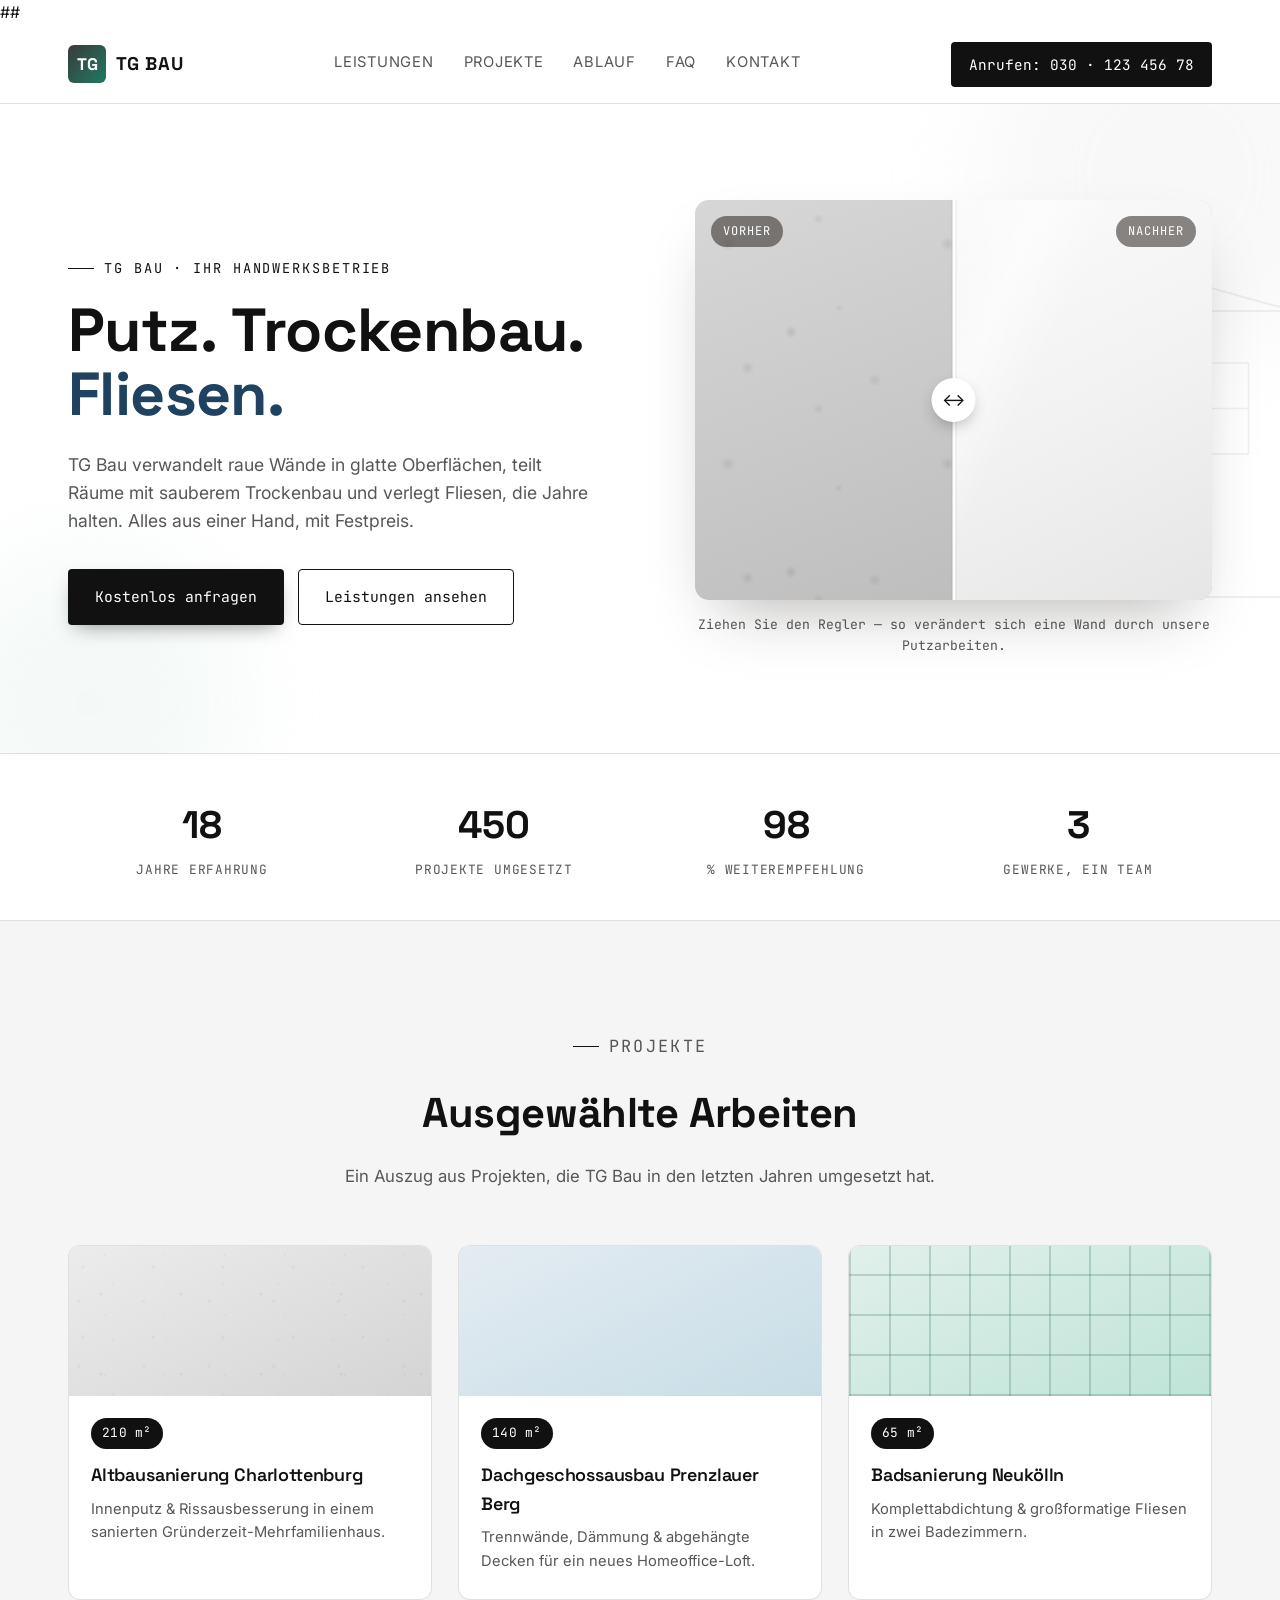
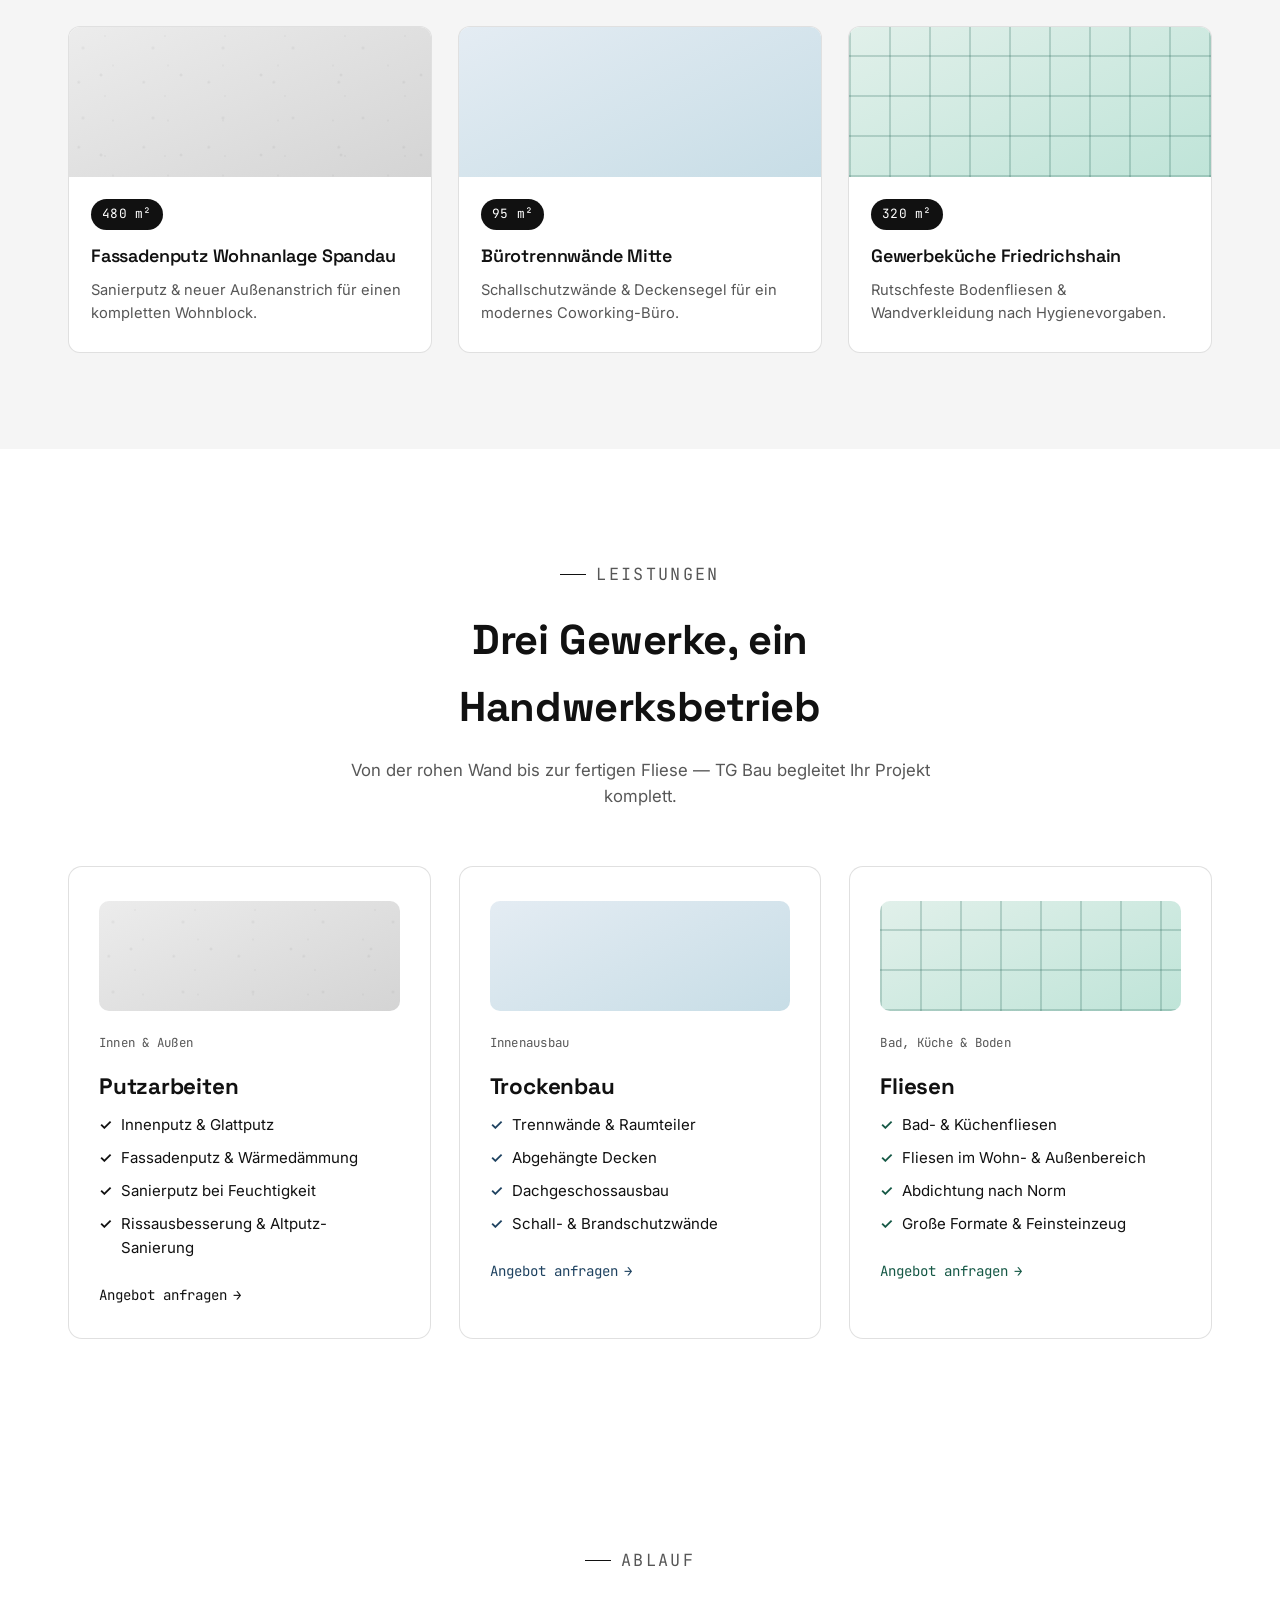
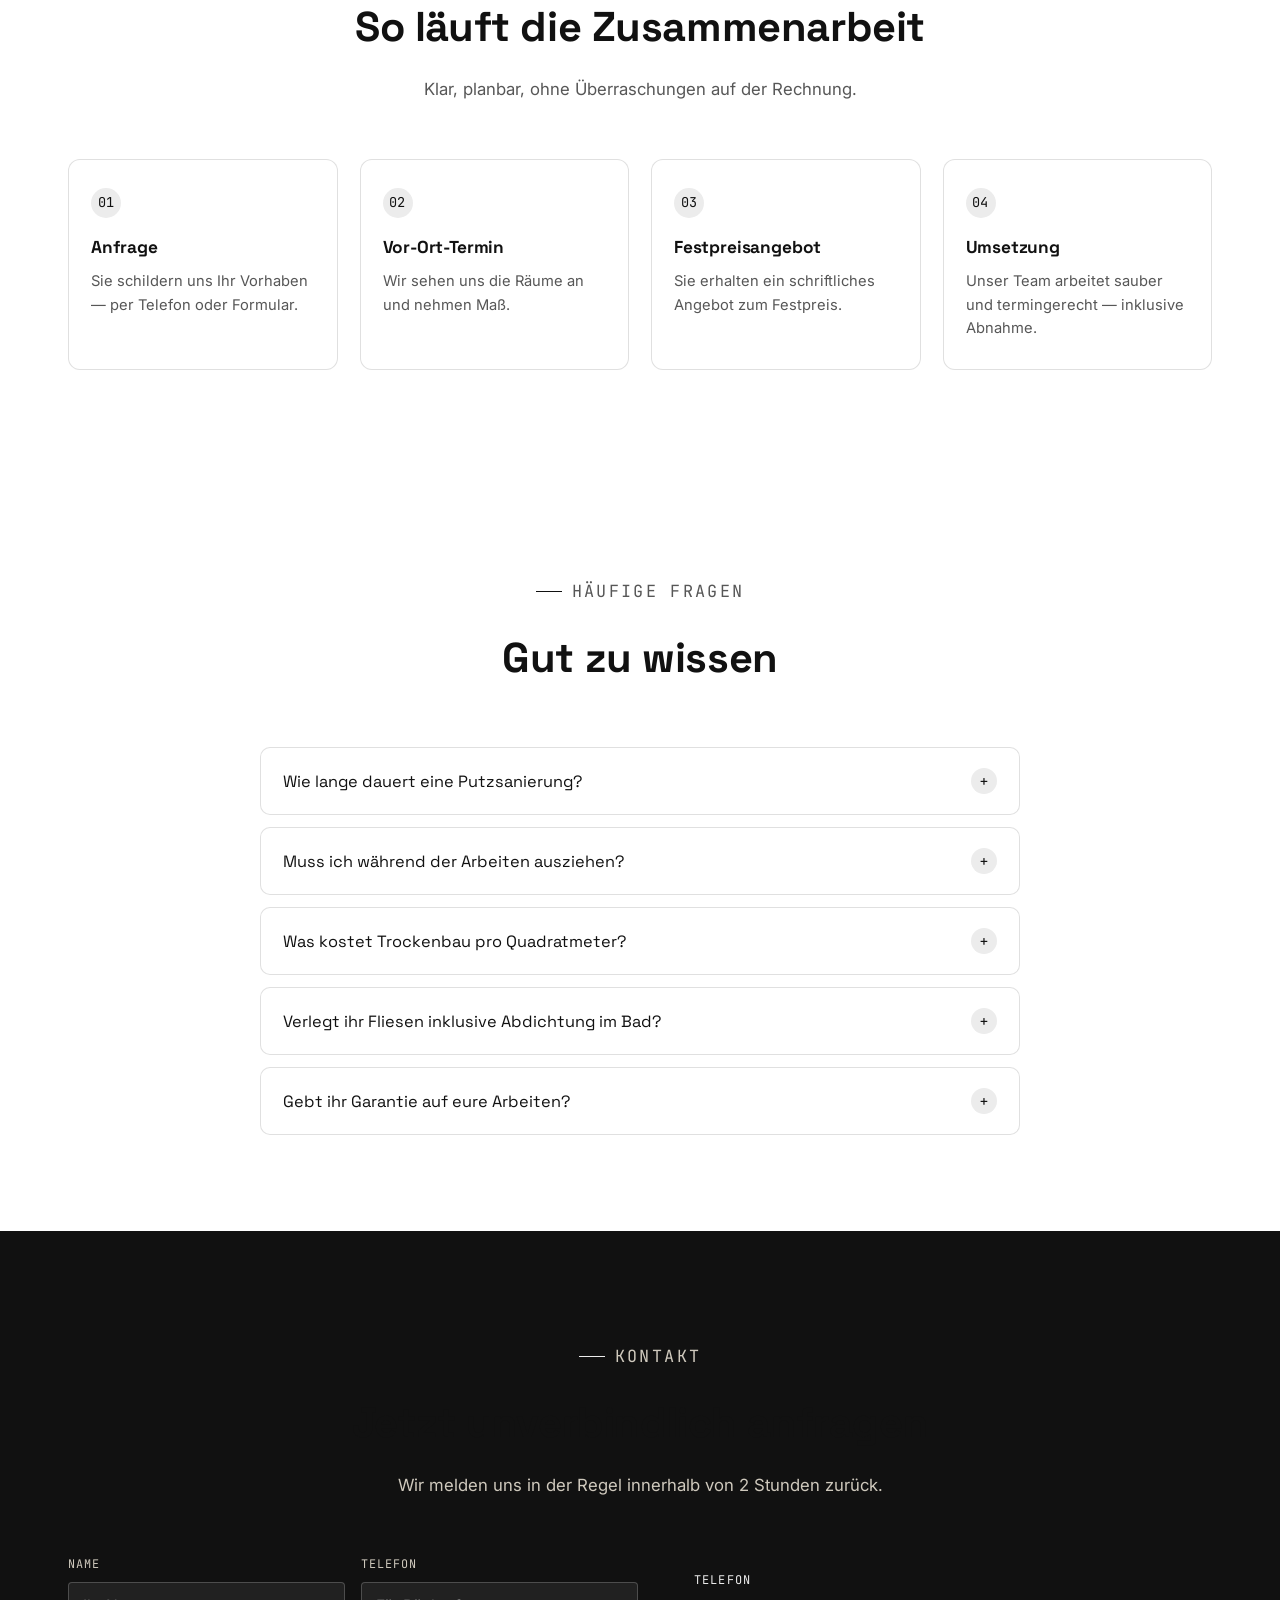
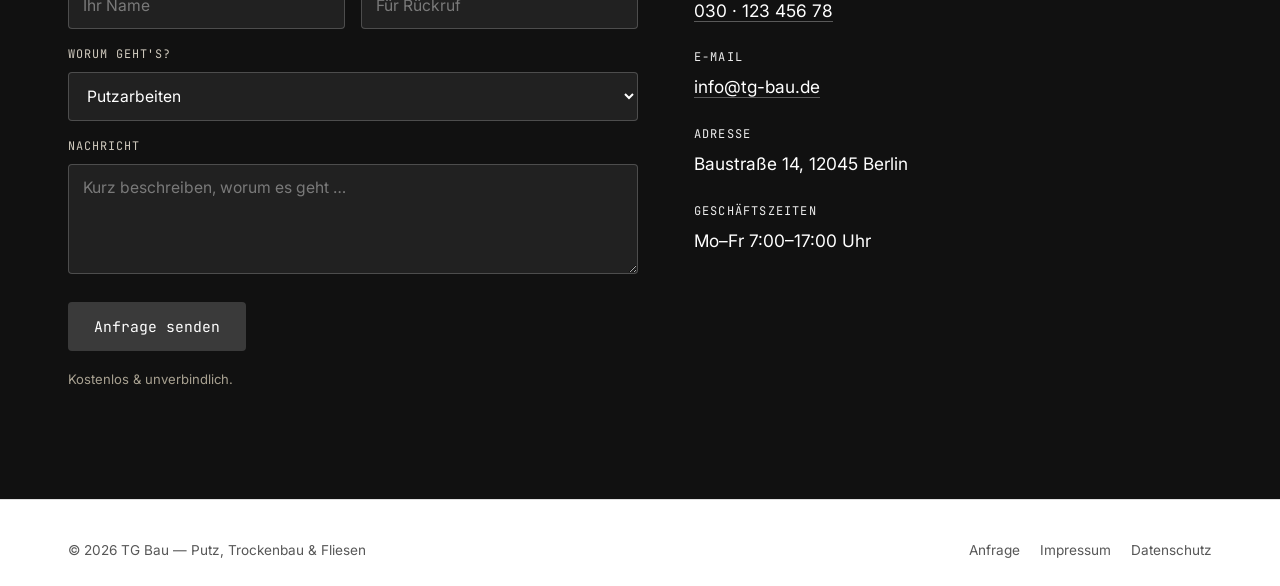
<file: index.html>
<!DOCTYPE html>
<html lang="de">
<head>
<meta charset="UTF-8">
<meta name="viewport" content="width=device-width, initial-scale=1.0">
<title>TG Bau — Putz, Trockenbau & Fliesen</title>
<link rel="preconnect" href="https://fonts.googleapis.com">
<link rel="preconnect" href="https://fonts.gstatic.com" crossorigin>
<link href="https://fonts.googleapis.com/css2?family=Space+Grotesk:wght@400;500;600;700&family=Inter:wght@400;500;600&family=JetBrains+Mono:wght@400;500&display=swap" rel="stylesheet">
<link rel="stylesheet" href="style.css">
</head>
<body>
##
<header>
  <nav class="nav">
    <a href="#top" class="brand">
      <span class="brand-mark">TG</span>
      <span class="brand-text">TG <span>BAU</span></span>
    </a>
    <ul class="nav-links">
      <li><a href="#leistungen">Leistungen</a></li>
      <li><a href="#projekte">Projekte</a></li>
      <li><a href="#ablauf">Ablauf</a></li>
      <li><a href="#faq">FAQ</a></li>
      <li><a href="#kontakt">Kontakt</a></li>
    </ul>
    <a class="nav-cta" href="tel:+493012345678">
      <span>Anrufen:</span> 030 · 123 456 78
    </a>
  </nav>
</header>

<main id="top">

  <!-- HERO -->
  <section class="hero">
    <div class="hero-blob blob-a" aria-hidden="true"></div>
    <div class="hero-blob blob-b" aria-hidden="true"></div>
    <svg class="hero-facade" viewBox="0 0 400 300" aria-hidden="true">
      <rect x="20" y="60" width="360" height="220" fill="none" stroke="#111" stroke-width="1.5"/>
      <path d="M20 60 L200 10 L380 60" fill="none" stroke="#111" stroke-width="1.5"/>
      <rect x="55" y="100" width="60" height="70" fill="none" stroke="#111" stroke-width="1.2"/>
      <rect x="170" y="100" width="60" height="70" fill="none" stroke="#111" stroke-width="1.2"/>
      <rect x="285" y="100" width="60" height="70" fill="none" stroke="#111" stroke-width="1.2"/>
      <rect x="170" y="190" width="60" height="90" fill="none" stroke="#111" stroke-width="1.2"/>
      <line x1="85" y1="100" x2="85" y2="170" stroke="#111" stroke-width="1"/>
      <line x1="55" y1="135" x2="115" y2="135" stroke="#111" stroke-width="1"/>
      <line x1="200" y1="100" x2="200" y2="170" stroke="#111" stroke-width="1"/>
      <line x1="170" y1="135" x2="230" y2="135" stroke="#111" stroke-width="1"/>
      <line x1="315" y1="100" x2="315" y2="170" stroke="#111" stroke-width="1"/>
      <line x1="285" y1="135" x2="345" y2="135" stroke="#111" stroke-width="1"/>
      <line x1="0" y1="280" x2="400" y2="280" stroke="#111" stroke-width="1.5"/>
    </svg>
    <div class="wrap hero-grid">
      <div>
        <p class="eyebrow">TG Bau · Ihr Handwerksbetrieb</p>
        <h1>
          <span class="word">Putz.</span>
          <span class="word">Trockenbau.</span><br>
          <span class="word">Fliesen.</span>
        </h1>
        <p class="lead">TG Bau verwandelt raue Wände in glatte Oberflächen, teilt Räume mit sauberem Trockenbau und verlegt Fliesen, die Jahre halten. Alles aus einer Hand, mit Festpreis.</p>
        <div class="hero-actions">
          <a href="#kontakt" class="btn btn-primary">Kostenlos anfragen</a>
          <a href="#leistungen" class="btn btn-outline">Leistungen ansehen</a>
        </div>
      </div>
      <div>
        <div class="ba-wrap">
          <div class="ba-layer ba-before"></div>
          <div class="ba-layer ba-after" id="baAfter"></div>
          <div class="ba-handle" id="baHandle"></div>
          <input type="range" class="ba-range" id="baRange" min="0" max="100" value="50" aria-label="Vorher-Nachher-Vergleich: raue und geglättete Putzoberfläche">
          <span class="ba-tag ba-tag-before">Vorher</span>
          <span class="ba-tag ba-tag-after">Nachher</span>
        </div>
        <p class="ba-caption">Ziehen Sie den Regler — so verändert sich eine Wand durch unsere Putzarbeiten.</p>
      </div>
    </div>
  </section>

  <!-- STATS -->
  <section class="stats">
    <div class="stats-inner">
      <div>
        <div class="stat-num" data-count="18">0</div>
        <div class="stat-lbl">Jahre Erfahrung</div>
      </div>
      <div>
        <div class="stat-num" data-count="450">0</div>
        <div class="stat-lbl">Projekte umgesetzt</div>
      </div>
      <div>
        <div class="stat-num" data-count="98">0</div>
        <div class="stat-lbl">% Weiterempfehlung</div>
      </div>
      <div>
        <div class="stat-num" data-count="3">0</div>
        <div class="stat-lbl">Gewerke, ein Team</div>
      </div>
    </div>
  </section>

  <!-- PROJEKTE -->
  <section class="section projects" id="projekte">
    <div class="wrap">
      <div class="section-head reveal">
        <p class="eyebrow">Projekte</p>
        <h2>Ausgewählte Arbeiten</h2>
        <p>Ein Auszug aus Projekten, die TG Bau in den letzten Jahren umgesetzt hat.</p>
      </div>

      <div class="project-grid">
        <article class="project-card reveal">
          <div class="project-thumb swatch-putz"></div>
          <div class="project-body">
            <span class="project-size mono">210 m²</span>
            <h3>Altbausanierung Charlottenburg</h3>
            <p>Innenputz &amp; Rissausbesserung in einem sanierten Gründerzeit-Mehrfamilienhaus.</p>
          </div>
        </article>
        <article class="project-card reveal">
          <div class="project-thumb swatch-trockenbau"></div>
          <div class="project-body">
            <span class="project-size mono">140 m²</span>
            <h3>Dachgeschossausbau Prenzlauer Berg</h3>
            <p>Trennwände, Dämmung &amp; abgehängte Decken für ein neues Homeoffice-Loft.</p>
          </div>
        </article>
        <article class="project-card reveal">
          <div class="project-thumb swatch-fliesen"></div>
          <div class="project-body">
            <span class="project-size mono">65 m²</span>
            <h3>Badsanierung Neukölln</h3>
            <p>Komplettabdichtung &amp; großformatige Fliesen in zwei Badezimmern.</p>
          </div>
        </article>
        <article class="project-card reveal">
          <div class="project-thumb swatch-putz"></div>
          <div class="project-body">
            <span class="project-size mono">480 m²</span>
            <h3>Fassadenputz Wohnanlage Spandau</h3>
            <p>Sanierputz &amp; neuer Außenanstrich für einen kompletten Wohnblock.</p>
          </div>
        </article>
        <article class="project-card reveal">
          <div class="project-thumb swatch-trockenbau"></div>
          <div class="project-body">
            <span class="project-size mono">95 m²</span>
            <h3>Bürotrennwände Mitte</h3>
            <p>Schallschutzwände &amp; Deckensegel für ein modernes Coworking-Büro.</p>
          </div>
        </article>
        <article class="project-card reveal">
          <div class="project-thumb swatch-fliesen"></div>
          <div class="project-body">
            <span class="project-size mono">320 m²</span>
            <h3>Gewerbeküche Friedrichshain</h3>
            <p>Rutschfeste Bodenfliesen &amp; Wandverkleidung nach Hygienevorgaben.</p>
          </div>
        </article>
      </div>
    </div>
  </section>

  <!-- LEISTUNGEN -->
  <section class="section services" id="leistungen">
    <div class="wrap">
      <div class="section-head reveal">
        <p class="eyebrow">Leistungen</p>
        <h2>Drei Gewerke, ein Handwerksbetrieb</h2>
        <p>Von der rohen Wand bis zur fertigen Fliese — TG Bau begleitet Ihr Projekt komplett.</p>
      </div>

      <div class="service-cards">
        <div class="service-card clay reveal">
          <div class="swatch swatch-putz"></div>
          <span class="service-tag mono">Innen &amp; Außen</span>
          <h3>Putzarbeiten</h3>
          <ul class="service-list">
            <li>Innenputz &amp; Glattputz</li>
            <li>Fassadenputz &amp; Wärmedämmung</li>
            <li>Sanierputz bei Feuchtigkeit</li>
            <li>Rissausbesserung &amp; Altputz-Sanierung</li>
          </ul>
          <a href="#kontakt" class="service-link">Angebot anfragen <span class="arrow">→</span></a>
        </div>

        <div class="service-card slate reveal">
          <div class="swatch swatch-trockenbau"></div>
          <span class="service-tag mono">Innenausbau</span>
          <h3>Trockenbau</h3>
          <ul class="service-list">
            <li>Trennwände &amp; Raumteiler</li>
            <li>Abgehängte Decken</li>
            <li>Dachgeschossausbau</li>
            <li>Schall- &amp; Brandschutzwände</li>
          </ul>
          <a href="#kontakt" class="service-link">Angebot anfragen <span class="arrow">→</span></a>
        </div>

        <div class="service-card teal reveal">
          <div class="swatch swatch-fliesen"></div>
          <span class="service-tag mono">Bad, Küche &amp; Boden</span>
          <h3>Fliesen</h3>
          <ul class="service-list">
            <li>Bad- &amp; Küchenfliesen</li>
            <li>Fliesen im Wohn- &amp; Außenbereich</li>
            <li>Abdichtung nach Norm</li>
            <li>Große Formate &amp; Feinsteinzeug</li>
          </ul>
          <a href="#kontakt" class="service-link">Angebot anfragen <span class="arrow">→</span></a>
        </div>
      </div>
    </div>
  </section>

  <!-- ABLAUF -->
  <section class="section process" id="ablauf">
    <div class="wrap">
      <div class="section-head reveal">
        <p class="eyebrow">Ablauf</p>
        <h2>So läuft die Zusammenarbeit</h2>
        <p>Klar, planbar, ohne Überraschungen auf der Rechnung.</p>
      </div>
      <div class="process-steps reveal">
        <div class="step">
          <span class="step-num mono">01</span>
          <h4>Anfrage</h4>
          <p>Sie schildern uns Ihr Vorhaben — per Telefon oder Formular.</p>
        </div>
        <div class="step">
          <span class="step-num mono">02</span>
          <h4>Vor-Ort-Termin</h4>
          <p>Wir sehen uns die Räume an und nehmen Maß.</p>
        </div>
        <div class="step">
          <span class="step-num mono">03</span>
          <h4>Festpreisangebot</h4>
          <p>Sie erhalten ein schriftliches Angebot zum Festpreis.</p>
        </div>
        <div class="step">
          <span class="step-num mono">04</span>
          <h4>Umsetzung</h4>
          <p>Unser Team arbeitet sauber und termingerecht — inklusive Abnahme.</p>
        </div>
      </div>
    </div>
  </section>

  <!-- FAQ -->
  <section class="section faq" id="faq">
    <div class="wrap">
      <div class="section-head reveal">
        <p class="eyebrow">Häufige Fragen</p>
        <h2>Gut zu wissen</h2>
      </div>
      <div class="faq-list reveal">
        <div class="faq-item">
          <button class="faq-q" aria-expanded="false">Wie lange dauert eine Putzsanierung? <span class="plus">+</span></button>
          <div class="faq-a"><p>Das hängt von der Fläche und dem Zustand des Altputzes ab. Ein normales Zimmer ist meist in 2–4 Tagen fertig, größere Fassaden entsprechend länger. Nach dem Vor-Ort-Termin nennen wir Ihnen einen konkreten Zeitrahmen.</p></div>
        </div>
        <div class="faq-item">
          <button class="faq-q" aria-expanded="false">Muss ich während der Arbeiten ausziehen? <span class="plus">+</span></button>
          <div class="faq-a"><p>In der Regel nicht. Wir arbeiten raumweise und schotten Staub mit Folien ab, sodass Sie die restliche Wohnung normal nutzen können. Bei größeren Sanierungen sprechen wir das im Vorfeld ab.</p></div>
        </div>
        <div class="faq-item">
          <button class="faq-q" aria-expanded="false">Was kostet Trockenbau pro Quadratmeter? <span class="plus">+</span></button>
          <div class="faq-a"><p>Der Preis hängt von Wandaufbau, Dämmung und Anzahl der Beplankungen ab. Nach einem kurzen Vor-Ort-Termin erhalten Sie von uns ein unverbindliches Festpreisangebot.</p></div>
        </div>
        <div class="faq-item">
          <button class="faq-q" aria-expanded="false">Verlegt ihr Fliesen inklusive Abdichtung im Bad? <span class="plus">+</span></button>
          <div class="faq-a"><p>Ja. Wir übernehmen die komplette Badsanierung inklusive normgerechter Abdichtung, damit Feuchtigkeit dauerhaft draußen bleibt.</p></div>
        </div>
        <div class="faq-item">
          <button class="faq-q" aria-expanded="false">Gebt ihr Garantie auf eure Arbeiten? <span class="plus">+</span></button>
          <div class="faq-a"><p>Ja, auf alle Gewerke geben wir die gesetzliche Gewährleistung. Details besprechen wir individuell in Ihrem Angebot.</p></div>
        </div>
      </div>
    </div>
  </section>

  <!-- KONTAKT -->
  <section class="section contact" id="kontakt">
    <div class="wrap">
      <div class="section-head reveal">
        <p class="eyebrow">Kontakt</p>
        <h2>Jetzt unverbindlich anfragen</h2>
        <p>Wir melden uns in der Regel innerhalb von 2 Stunden zurück.</p>
      </div>
      <div class="contact-grid">
        <form class="reveal" onsubmit="return handleSubmit(event)">
          <div class="form-row">
            <div>
              <label for="name">Name</label>
              <input id="name" name="name" type="text" placeholder="Ihr Name" required>
            </div>
            <div>
              <label for="phone">Telefon</label>
              <input id="phone" name="phone" type="tel" placeholder="Für Rückruf" required>
            </div>
          </div>
          <div>
            <label for="topic">Worum geht's?</label>
            <select id="topic" name="topic">
              <option>Putzarbeiten</option>
              <option>Trockenbau</option>
              <option>Fliesen</option>
              <option>Mehreres / bin mir nicht sicher</option>
            </select>
          </div>
          <div>
            <label for="message">Nachricht</label>
            <textarea id="message" name="message" placeholder="Kurz beschreiben, worum es geht …"></textarea>
          </div>
          <button class="form-submit" type="submit">Anfrage senden</button>
          <p class="form-note" id="form-status">Kostenlos &amp; unverbindlich.</p>
        </form>

        <dl class="contact-info reveal">
          <dt>Telefon</dt>
          <dd><a href="tel:+493012345678">030 · 123 456 78</a></dd>
          <dt>E-Mail</dt>
          <dd><a href="mailto:info@tg-bau.de">info@tg-bau.de</a></dd>
          <dt>Adresse</dt>
          <dd>Baustraße 14, 12045 Berlin</dd>
          <dt>Geschäftszeiten</dt>
          <dd>Mo–Fr 7:00–17:00 Uhr</dd>
        </dl>
      </div>
    </div>
  </section>

</main>

<footer>
  <div class="wrap footer-inner">
    <span>© 2026 TG Bau — Putz, Trockenbau &amp; Fliesen</span>
    <ul class="footer-links">
      <li><a href="kontakt.html">Anfrage</a></li>
      <li><a href="impressum.html">Impressum</a></li>
      <li><a href="datenschutz.html">Datenschutz</a></li>
    </ul>
  </div>
</footer>

<script src="script.js"></script>
</body>
</html>
</file>
<file: style.css>
:root{
    --cream:#FFFFFF;
    --cream-deep:#F5F5F5;
    --white:#FFFFFF;
    --ink:#111111;
    --steel:#575757;
    --line:rgba(0,0,0,0.12);

    --clay:#3A3A3A;
    --clay-deep:#111111;
    --clay-tint:#ECECEC;

    --slate:#2A5C8A;
    --slate-deep:#1E4260;
    --slate-tint:#E4ECF3;

    --teal:#1F7A63;
    --teal-deep:#155845;
    --teal-tint:#E1F0EA;

    --radius:4px;
    --maxw:1200px;
  }

  *{box-sizing:border-box;}
  html{scroll-behavior:smooth;}
  body{
    margin:0;background:var(--cream);color:var(--ink);
    font-family:'Inter',sans-serif;font-size:16px;line-height:1.6;
    -webkit-font-smoothing:antialiased;
  }
  h1,h2,h3,h4{
    font-family:'Space Grotesk',sans-serif;
    letter-spacing:-0.01em;margin:0;color:var(--ink);
  }
  .mono{font-family:'JetBrains Mono',monospace;letter-spacing:0.02em;}
  a{color:inherit;}
  img,svg{max-width:100%;display:block;}
  .wrap{max-width:var(--maxw);margin:0 auto;padding:0 28px;}

  a:focus-visible,button:focus-visible,input:focus-visible,textarea:focus-visible,select:focus-visible{
    outline:3px solid var(--clay-deep);outline-offset:2px;
  }

  /* ---------- HEADER ---------- */
  header{
    position:sticky;top:0;z-index:50;
    background:rgba(255,255,255,0.9);
    backdrop-filter:blur(8px);
    border-bottom:1px solid var(--line);
  }
  .nav{
    display:flex;align-items:center;justify-content:space-between;
    padding:16px 28px;max-width:var(--maxw);margin:0 auto;
  }
  .brand{
    display:flex;align-items:center;gap:10px;text-decoration:none;
  }
  .brand-mark{
    width:38px;height:38px;border-radius:6px;
    background:linear-gradient(135deg,var(--clay),var(--teal));
    display:flex;align-items:center;justify-content:center;
    font-family:'Space Grotesk',sans-serif;color:var(--white);font-weight:700;font-size:1.05rem;
    flex-shrink:0;
  }
  .brand-text{
    font-family:'Space Grotesk',sans-serif;font-size:1.15rem;font-weight:700;
    letter-spacing:0.04em;color:var(--ink);
  }
  .brand-text span{color:var(--clay-deep);}
  .nav-links{display:flex;gap:30px;list-style:none;margin:0;padding:0;}
  .nav-links li{position:relative;}
  .nav-links a{
    color:var(--steel);text-decoration:none;font-size:0.92rem;
    text-transform:uppercase;letter-spacing:0.05em;
    padding-bottom:4px;display:inline-block;
  }
  .nav-links a::after{
    content:"";position:absolute;left:0;bottom:-2px;height:2px;width:0%;
    background:var(--clay);transition:width .25s ease;
  }
  .nav-links a:hover{color:var(--ink);}
  .nav-links a:hover::after{width:100%;}
  .nav-cta{
    display:flex;align-items:center;gap:9px;
    background:var(--ink);color:var(--white);text-decoration:none;
    font-family:'JetBrains Mono',monospace;font-size:0.9rem;
    padding:11px 18px;border-radius:var(--radius);
    transition:background .2s, transform .15s;white-space:nowrap;
  }
  .nav-cta:hover{background:var(--clay-deep);transform:translateY(-1px);}

  /* ---------- HERO ---------- */
  .hero{
    position:relative;overflow:hidden;padding:96px 0 84px;
  }
  .hero-blob{
    position:absolute;border-radius:50%;filter:blur(50px);opacity:0.35;pointer-events:none;
    animation:drift 16s ease-in-out infinite;
  }
  .blob-a{width:380px;height:380px;background:var(--clay-tint);top:-120px;right:-80px;}
  .blob-b{width:300px;height:300px;background:var(--teal-tint);bottom:-100px;left:-60px;animation-delay:-8s;}
  @keyframes drift{
    0%,100%{transform:translate(0,0) scale(1);}
    50%{transform:translate(20px,-25px) scale(1.06);}
  }
  .hero-facade{
    position:absolute;right:-40px;top:50%;transform:translateY(-50%);
    width:46%;max-width:520px;opacity:0.06;pointer-events:none;
  }
  .hero-grid{
    position:relative;z-index:1;display:grid;grid-template-columns:1.05fr 0.95fr;gap:56px;align-items:center;
  }
  .eyebrow{
    font-family:'JetBrains Mono',monospace;color:var(--clay-deep);font-size:0.85rem;
    letter-spacing:0.14em;text-transform:uppercase;margin-bottom:20px;
    display:flex;align-items:center;gap:10px;
  }
  .eyebrow::before{content:"";width:26px;height:1px;background:var(--clay-deep);}
  .hero h1{
    font-size:clamp(2.4rem,5vw,3.8rem);line-height:1.05;font-weight:700;
  }
  .hero .word{display:inline-block;opacity:0;transform:translateY(18px);animation:wordIn .6s ease forwards;}
  .hero .word:nth-child(1){animation-delay:.05s;}
  .hero .word:nth-child(2){animation-delay:.15s;color:var(--clay-deep);}
  .hero .word:nth-child(3){animation-delay:.25s;}
  .hero .word:nth-child(4){animation-delay:.35s;color:var(--slate-deep);}
  .hero .word:nth-child(5){animation-delay:.45s;}
  .hero .word:nth-child(6){animation-delay:.55s;color:var(--teal-deep);}
  @keyframes wordIn{to{opacity:1;transform:translateY(0);}}
  .hero p.lead{
    max-width:48ch;margin-top:24px;font-size:1.1rem;color:var(--steel);
    opacity:0;animation:fadeUp .7s ease forwards;animation-delay:.7s;
  }
  .hero-actions{
    display:flex;gap:14px;flex-wrap:wrap;margin-top:34px;
    opacity:0;animation:fadeUp .7s ease forwards;animation-delay:.85s;
  }
  @keyframes fadeUp{from{opacity:0;transform:translateY(14px);}to{opacity:1;transform:translateY(0);}}

  .btn{
    display:inline-flex;align-items:center;gap:10px;padding:15px 26px;
    font-family:'JetBrains Mono',monospace;font-size:0.92rem;text-decoration:none;
    border-radius:var(--radius);border:1px solid transparent;cursor:pointer;
    transition:transform .15s ease, background .2s, border-color .2s, box-shadow .2s;
  }
  .btn:hover{transform:translateY(-2px);}
  .btn-primary{background:var(--ink);color:var(--white);box-shadow:0 8px 20px -8px rgba(17,17,17,0.5);}
  .btn-primary:hover{background:var(--clay-deep);}
  .btn-outline{border-color:var(--ink);color:var(--ink);}
  .btn-outline:hover{background:var(--ink);color:var(--white);}

  /* before/after slider */
  .ba-wrap{
    position:relative;border-radius:14px;overflow:hidden;
    aspect-ratio:4/3.1;box-shadow:0 30px 60px -25px rgba(42,38,32,0.35);
    opacity:0;animation:fadeUp .8s ease forwards;animation-delay:.3s;
  }
  .ba-layer{position:absolute;inset:0;}
  .ba-before{background:
      radial-gradient(circle at 15% 20%, rgba(0,0,0,0.08) 0, transparent 3%),
      radial-gradient(circle at 65% 10%, rgba(0,0,0,0.07) 0, transparent 2.6%),
      radial-gradient(circle at 40% 55%, rgba(0,0,0,0.09) 0, transparent 3.4%),
      radial-gradient(circle at 80% 60%, rgba(0,0,0,0.06) 0, transparent 2.2%),
      radial-gradient(circle at 25% 80%, rgba(0,0,0,0.08) 0, transparent 3%),
      radial-gradient(circle at 90% 90%, rgba(0,0,0,0.07) 0, transparent 2.6%),
      linear-gradient(160deg,#d7d7d7,#b9b9b9);
    background-size:220px 220px,190px 190px,240px 240px,180px 180px,210px 210px,200px 200px,100% 100%;
  }
  .ba-after{
    background:linear-gradient(155deg,#ffffff,#f2f2f2 60%,#e6e6e6);
    clip-path:inset(0 0 0 50%);
  }
  .ba-after::after{
    content:"";position:absolute;inset:0;
    background:linear-gradient(115deg, transparent 40%, rgba(255,255,255,0.55) 50%, transparent 60%);
  }
  .ba-handle{
    position:absolute;top:0;bottom:0;left:50%;width:3px;background:var(--white);
    transform:translateX(-50%);box-shadow:0 0 0 1px rgba(0,0,0,0.08);
    pointer-events:none;
  }
  .ba-handle::before{
    content:"↔";position:absolute;top:50%;left:50%;transform:translate(-50%,-50%);
    width:44px;height:44px;background:var(--white);border-radius:50%;
    display:flex;align-items:center;justify-content:center;font-size:1.1rem;color:var(--ink);
    box-shadow:0 6px 16px -4px rgba(0,0,0,0.3);
  }
  .ba-range{
    position:absolute;inset:0;width:100%;height:100%;margin:0;
    opacity:0;cursor:ew-resize;appearance:none;
  }
  .ba-tag{
    position:absolute;top:16px;font-family:'JetBrains Mono',monospace;font-size:0.75rem;
    letter-spacing:0.08em;text-transform:uppercase;color:var(--white);
    background:rgba(42,38,32,0.55);padding:6px 12px;border-radius:20px;pointer-events:none;
  }
  .ba-tag-before{left:16px;}
  .ba-tag-after{right:16px;}
  .ba-caption{
    margin-top:14px;font-family:'JetBrains Mono',monospace;font-size:0.82rem;color:var(--steel);
    text-align:center;
  }

  /* ---------- TRUST / STATS ---------- */
  .stats{background:var(--white);border-top:1px solid var(--line);border-bottom:1px solid var(--line);}
  .stats-inner{
    max-width:var(--maxw);margin:0 auto;padding:40px 28px;
    display:grid;grid-template-columns:repeat(4,1fr);gap:24px;text-align:center;
  }
  .stat-num{font-family:'Space Grotesk',sans-serif;font-size:2.4rem;font-weight:700;color:var(--clay-deep);}
  .stat-lbl{font-family:'JetBrains Mono',monospace;font-size:0.8rem;color:var(--steel);text-transform:uppercase;letter-spacing:0.06em;margin-top:4px;}

  /* ---------- SECTIONS GENERIC ---------- */
  .section{padding:96px 0;}
  .section-head{max-width:640px;margin:0 auto 56px;text-align:center;}
  .section-head .eyebrow{justify-content:center;}
  .section-head h2{font-size:clamp(1.9rem,4vw,2.6rem);}
  .section-head p{margin-top:16px;color:var(--steel);font-size:1.05rem;}

  /* ---------- PROJEKTE ---------- */
  .projects{background:var(--cream-deep);}
  .project-grid{
    display:grid;grid-template-columns:repeat(3,1fr);gap:26px;
  }
  .project-card{
    background:var(--white);border-radius:12px;overflow:hidden;
    border:1px solid var(--line);
    transition:transform .35s ease, box-shadow .35s ease;
  }
  .project-card:hover{transform:translateY(-6px);box-shadow:0 20px 36px -18px rgba(17,17,17,0.25);}
  .project-thumb{height:150px;position:relative;overflow:hidden;transition:transform .5s ease;}
  .project-card:hover .project-thumb{transform:scale(1.06);}
  .project-body{padding:22px 22px 26px;}
  .project-size{
    display:inline-block;font-size:0.8rem;color:var(--white);background:var(--ink);
    padding:5px 11px;border-radius:20px;margin-bottom:12px;
  }
  .project-body h3{font-size:1.12rem;margin-bottom:8px;font-weight:600;}
  .project-body p{margin:0;color:var(--steel);font-size:0.92rem;}

  /* ---------- SERVICES ---------- */
  .services{background:var(--cream);}
  .service-cards{display:grid;grid-template-columns:repeat(3,1fr);gap:28px;}
  .service-card{
    background:var(--white);border-radius:14px;padding:34px 30px 30px;
    border:1px solid var(--line);
    transition:transform .3s ease, box-shadow .3s ease;
  }
  .service-card:hover{transform:translateY(-8px);box-shadow:0 24px 40px -20px rgba(42,38,32,0.25);}
  .swatch{
    width:100%;height:110px;border-radius:10px;margin-bottom:22px;position:relative;overflow:hidden;
  }
  .swatch-putz{
    background:
      radial-gradient(circle at 20% 30%, rgba(0,0,0,0.06) 0, transparent 3%),
      radial-gradient(circle at 60% 15%, rgba(0,0,0,0.05) 0, transparent 2.4%),
      radial-gradient(circle at 40% 60%, rgba(0,0,0,0.07) 0, transparent 3%),
      radial-gradient(circle at 80% 70%, rgba(0,0,0,0.05) 0, transparent 2.4%),
      radial-gradient(circle at 15% 85%, rgba(0,0,0,0.06) 0, transparent 2.8%),
      linear-gradient(155deg,var(--clay-tint),#d4d4d4);
    background-size:70px 70px,60px 60px,80px 80px,55px 55px,65px 65px,100% 100%;
  }
  .swatch-trockenbau{
    background:linear-gradient(155deg,var(--slate-tint),#c7dde6);
    background-image:
      linear-gradient(155deg,var(--slate-tint),#c7dde6),
      repeating-linear-gradient(90deg, rgba(55,83,99,0.18) 0 2px, transparent 2px 96px),
      repeating-linear-gradient(0deg, rgba(55,83,99,0.1) 0 1px, transparent 1px 28px);
  }
  .swatch-fliesen{
    background-image:
      repeating-linear-gradient(90deg, rgba(31,97,83,0.22) 0 2px, transparent 2px 40px),
      repeating-linear-gradient(0deg, rgba(31,97,83,0.22) 0 2px, transparent 2px 40px),
      linear-gradient(155deg,var(--teal-tint),#bfe4d8);
  }
  .service-card h3{font-size:1.4rem;margin-bottom:8px;}
  .service-tag{
    font-family:'JetBrains Mono',monospace;font-size:0.78rem;text-transform:none;
    color:var(--steel);margin-bottom:16px;display:block;
  }
  .service-list{list-style:none;margin:0 0 22px;padding:0;display:grid;gap:9px;}
  .service-list li{display:flex;gap:9px;font-size:0.94rem;color:var(--ink);}
  .service-list li::before{content:"✓";color:var(--clay-deep);font-weight:600;flex-shrink:0;}
  .service-card.slate .service-list li::before{color:var(--slate-deep);}
  .service-card.teal .service-list li::before{color:var(--teal-deep);}
  .service-link{
    font-family:'JetBrains Mono',monospace;font-size:0.88rem;color:var(--clay-deep);
    text-decoration:none;display:inline-flex;align-items:center;gap:6px;
  }
  .service-card.slate .service-link{color:var(--slate-deep);}
  .service-card.teal .service-link{color:var(--teal-deep);}
  .service-link .arrow{transition:transform .2s ease;}
  .service-link:hover .arrow{transform:translateX(4px);}

  /* ---------- ABLAUF ---------- */
  .process{background:var(--white);}
  .process-steps{display:grid;grid-template-columns:repeat(4,1fr);gap:22px;}
  .step{
    background:var(--cream);border-radius:12px;padding:28px 22px;
    border:1px solid var(--line);position:relative;
  }
  .step-num{
    font-family:'JetBrains Mono',monospace;color:var(--clay-deep);font-size:0.85rem;
    display:inline-flex;align-items:center;justify-content:center;
    width:30px;height:30px;border-radius:50%;background:var(--clay-tint);
    margin-bottom:16px;
  }
  .step h4{font-size:1.08rem;margin-bottom:8px;}
  .step p{margin:0;color:var(--steel);font-size:0.92rem;}

  /* ---------- FAQ ---------- */
  .faq{background:var(--cream);}
  .faq-list{max-width:760px;margin:0 auto;display:grid;gap:12px;}
  .faq-item{background:var(--white);border:1px solid var(--line);border-radius:10px;overflow:hidden;}
  .faq-q{
    width:100%;text-align:left;background:none;border:none;cursor:pointer;
    padding:20px 22px;display:flex;justify-content:space-between;align-items:center;gap:16px;
    font-family:'Space Grotesk',sans-serif;font-size:1.02rem;text-transform:none;letter-spacing:0;color:var(--ink);
  }
  .faq-q .plus{
    width:26px;height:26px;border-radius:50%;background:var(--clay-tint);color:var(--clay-deep);
    flex-shrink:0;display:flex;align-items:center;justify-content:center;
    transition:transform .3s ease, background .3s ease;font-size:1rem;
  }
  .faq-item.open .faq-q .plus{transform:rotate(135deg);background:var(--clay);color:var(--white);}
  .faq-a{
    max-height:0;overflow:hidden;transition:max-height .35s ease;
  }
  .faq-a p{margin:0;padding:0 22px 20px;color:var(--steel);font-size:0.96rem;}

  /* ---------- CONTACT ---------- */
  .contact{background:var(--ink);color:var(--white);}
  .contact .eyebrow{color:var(--clay-tint);}
  .contact .eyebrow::before{background:var(--clay-tint);}
  .contact .section-head p{color:#cfc9bd;}
  .contact-grid{display:grid;grid-template-columns:1.1fr 1fr;gap:56px;}
  form{display:grid;gap:16px;}
  .form-row{display:grid;grid-template-columns:1fr 1fr;gap:16px;}
  label{
    font-family:'JetBrains Mono',monospace;font-size:0.74rem;text-transform:uppercase;
    letter-spacing:0.08em;color:#cfc9bd;display:block;margin-bottom:8px;
  }
  input,textarea,select{
    width:100%;padding:13px 14px;background:rgba(255,255,255,0.07);
    border:1px solid rgba(255,255,255,0.2);border-radius:var(--radius);
    color:var(--white);font-family:'Inter',sans-serif;font-size:0.98rem;
  }
  input::placeholder,textarea::placeholder{color:rgba(255,255,255,0.4);}
  textarea{resize:vertical;min-height:110px;}
  .form-submit{
    margin-top:4px;background:var(--clay);color:var(--white);border:none;
    padding:15px 26px;font-family:'JetBrains Mono',monospace;font-size:0.92rem;
    border-radius:var(--radius);cursor:pointer;justify-self:start;
    transition:background .2s, transform .15s;
  }
  .form-submit:hover{background:var(--clay-deep);transform:translateY(-2px);}
  .form-note{font-size:0.82rem;color:#a8a191;margin-top:2px;}
  .contact-info dt{
    font-family:'JetBrains Mono',monospace;font-size:0.75rem;color:var(--clay-tint);
    text-transform:uppercase;letter-spacing:0.1em;margin-top:24px;
  }
  .contact-info dt:first-child{margin-top:0;}
  .contact-info dd{margin:6px 0 0;font-size:1.08rem;}
  .contact-info a{text-decoration:none;color:var(--white);border-bottom:1px solid rgba(255,255,255,0.3);}
  .contact-info a:hover{border-color:var(--clay-tint);color:var(--clay-tint);}

  /* ---------- FOOTER ---------- */
  footer{background:#FFFFFF;padding:40px 0 24px;border-top:1px solid var(--line);}
  .footer-inner{
    display:flex;justify-content:space-between;align-items:center;flex-wrap:wrap;gap:14px;
    font-size:0.85rem;color:var(--steel);
  }
  .footer-links{display:flex;gap:20px;list-style:none;padding:0;margin:0;}
  .footer-links a{text-decoration:none;color:var(--steel);}
  .footer-links a:hover{color:var(--clay-deep);}

  /* ---------- REVEAL ---------- */
  .reveal{opacity:0;transform:translateY(24px);transition:opacity .7s ease, transform .7s ease;}
  .reveal.is-visible{opacity:1;transform:translateY(0);}

  @media (prefers-reduced-motion: reduce){
    html{scroll-behavior:auto;}
    .reveal,.hero .word,.hero p.lead,.hero-actions,.ba-wrap{opacity:1;transform:none;animation:none;}
    .hero-blob{animation:none;}
    .btn:hover,.service-card:hover{transform:none;}
  }

  /* ---------- RESPONSIVE ---------- */
  @media (max-width: 980px){
    .nav-links{display:none;}
    .hero-grid{grid-template-columns:1fr;}
    .service-cards{grid-template-columns:1fr;}
    .project-grid{grid-template-columns:1fr 1fr;}
    .process-steps{grid-template-columns:1fr 1fr;}
    .contact-grid{grid-template-columns:1fr;}
    .stats-inner{grid-template-columns:1fr 1fr;}
  }
  @media (max-width: 560px){
    .form-row{grid-template-columns:1fr;}
    .process-steps{grid-template-columns:1fr;}
    .project-grid{grid-template-columns:1fr;}
    .nav-cta span{display:none;}
  }

  /* ---------- EINFACHE INHALTSSEITEN (Impressum, Datenschutz, Kontakt) ---------- */
  .page-header{padding:72px 0 40px;border-bottom:1px solid var(--line);}
  .page-header h1{font-size:clamp(2rem,4vw,2.8rem);}
  .page-header p{color:var(--steel);margin-top:14px;max-width:60ch;}
  .legal{padding:56px 0 100px;}
  .legal .wrap{max-width:820px;}
  .legal h2{font-size:1.3rem;margin-top:40px;margin-bottom:12px;}
  .legal h2:first-child{margin-top:0;}
  .legal p, .legal li{color:var(--steel);font-size:0.98rem;line-height:1.7;}
  .legal a{color:var(--ink);text-decoration:underline;}
  .legal ul{padding-left:20px;}
</file>
